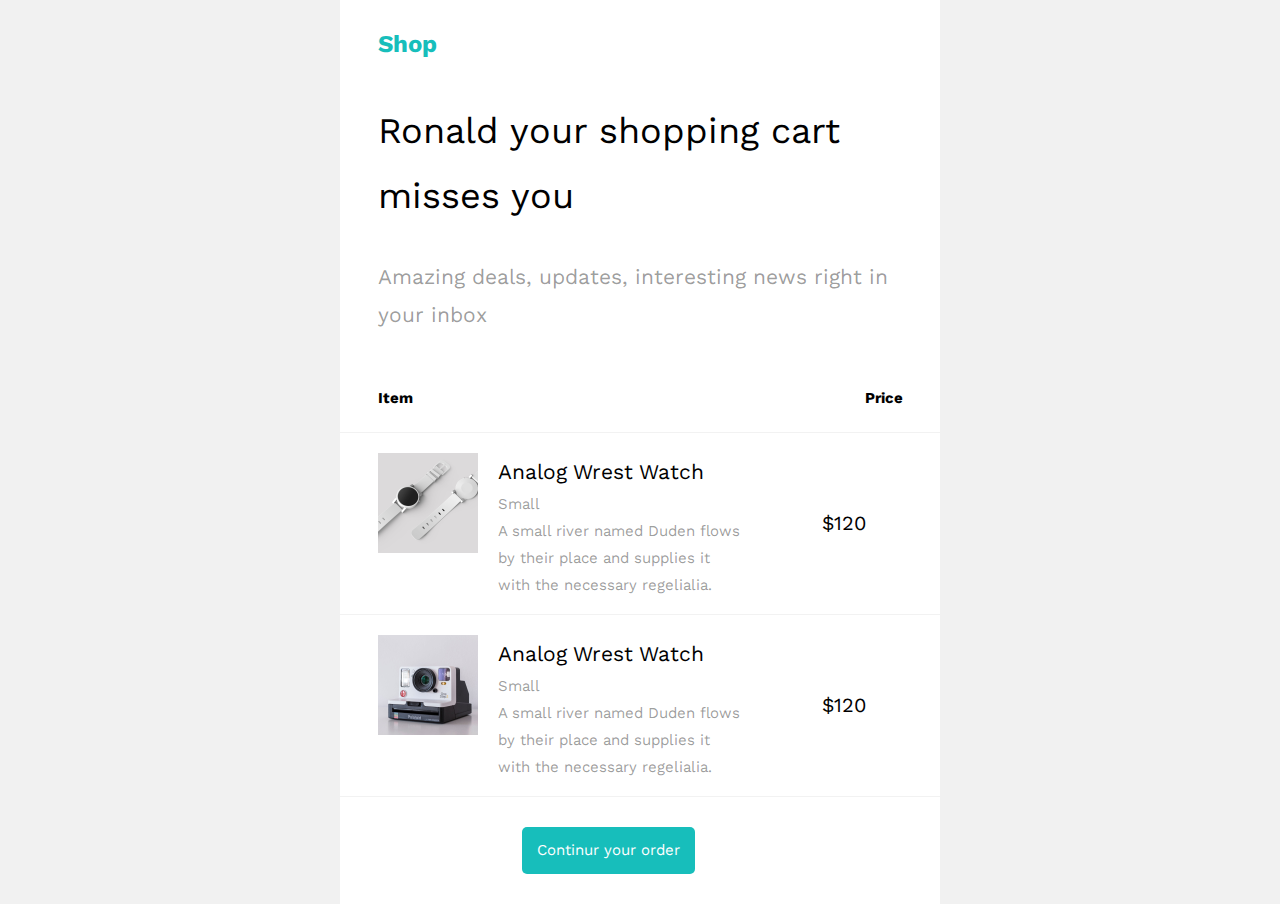
<file: lw1/index.html>
<!DOCTYPE html>
<html lang="en" xmlns="http://www.w3.org/1999/xhtml" xmlns:v="urn:schemas-microsoft-com:vml" xmlns:o="urn:schemas-microsoft-com:office:office">
<head>
  <meta charset="utf-8"> <!-- utf-8 works for most cases -->
  <meta name="viewport" content="width=device-width"> <!-- Forcing initial-scale shouldn't be necessary -->
  <meta http-equiv="X-UA-Compatible" content="IE=edge"> <!-- Use the latest (edge) version of IE rendering engine -->
  <metaname="x-apple-disable-message-reformatting">
  <title></title> <!-- The title tag shows in email notifications, like Android 4.4. -->
  <link href="https://fonts.googleapis.com/css?family=Work+Sans:200,300,400,500,600,700" rel="stylesheet">
  <link href="style.css" rel="stylesheet">
</head>
<body>
  <center>
    <div class="ico-div">
      &zwnj;&nbsp;&zwnj;&nbsp;&zwnj;&nbsp;&zwnj;&nbsp;&zwnj;&nbsp;&zwnj;&nbsp;&zwnj;&nbsp;&zwnj;&nbsp;&zwnj;&nbsp;&zwnj;&nbsp;&zwnj;&nbsp;&zwnj;&nbsp;&zwnj;&nbsp;&zwnj;&nbsp;&zwnj;&nbsp;&zwnj;&nbsp;&zwnj;&nbsp;&zwnj;&nbsp;
    </div>
    <div class="email-container">
      <table role="presentation" cellspacing="0" cellpadding="0">
        <tr>
          <td valign="top" class="bg-white first-bg">
            <table role="presentation" cellpadding="0" cellspacing="0">
              <tr>
                <td class="logo">
                  <h1><a href="#">Shop</a></h1>
                </td>
              </tr>
            </table>
          </td>
        </tr>
        <tr>
          <td valign="middle" class="bg-white second-bg ">
            <table role="presentation" cellpadding="0" cellspacing="0">
              <tr>
                <td class="td-price">
                  <div class="text">
                    <h2>Ronald your shopping cart misses you</h2>
                    <h3>Amazing deals, updates, interesting news right in your inbox</h3>
                  </div>
                </td>
              </tr>
            </table>
          </td>
        </tr>
        <tr>
          <table class="bg-white" role="presentation" cellpadding="0" cellspacing="0">
            <tr class="tr-product">
              <th class="left">Item</th>
              <th class="right">Price</th>
            </tr>
            <tr class="tr-product">
              <td valign="middle" class="td-product">
                <div class="product-entry">
                  <img src="images/prod-1.jpg" alt="">
                  <div class="text">
                    <h3>Analog Wrest Watch</h3>
                    <span>Small</span>
                    <p>A small river named Duden flows by their place and supplies it with the necessary regelialia.</p>
                  </div>
                </div>
              </td>
              <td valign="middle" class="td-price">
                <span class="price">$120</span>
              </td>
            </tr>
            <tr class="tr-product">
              <td class="td-product" valign="middle">
                <div class="product-entry">
                  <img src="images/prod-2.jpg" alt="">
                  <div class="text">
                    <h3>Analog Wrest Watch</h3>
                    <span>Small</span>
                    <p>A small river named Duden flows by their place and supplies it with the necessary regelialia.</p>
                  </div>
                </div>
              </td>
              <td valign="middle" class="td-price">
                <span class="price">$120</span>
              </td>
            </tr>
            <tr>
              <td valign="middle" class="last-td">
                <p><a href="#" class="btn btn-primary">Continur your order</a></p>
              </td>
            </tr>
          </table>
        </tr>
      </table>
    </div>
  </center>
</body>
</html>
</file>
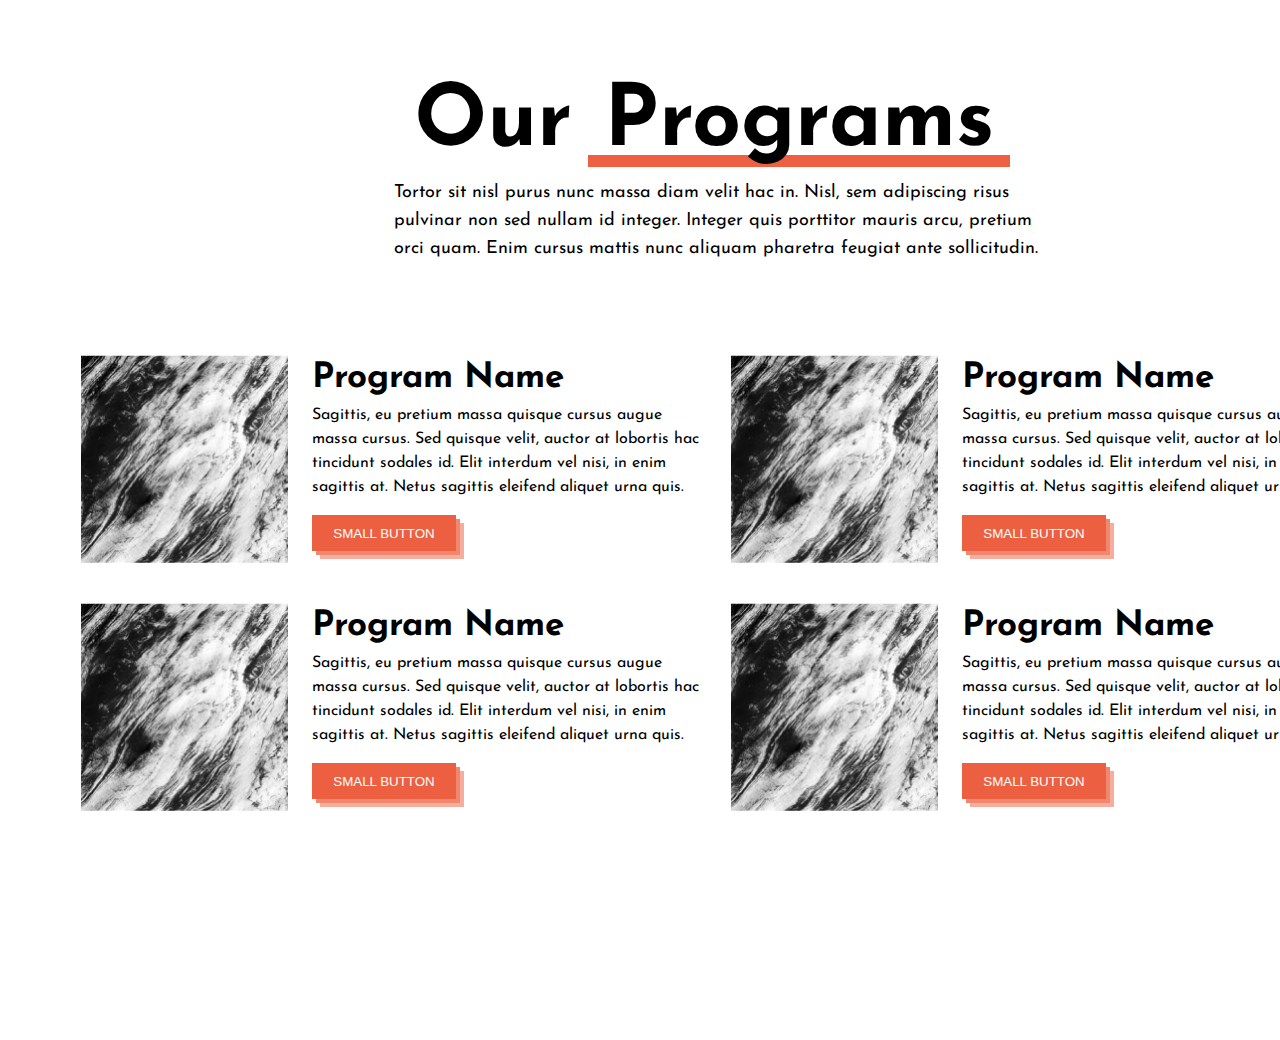
<file: lw2/task1/index.html>
<!DOCTYPE html>
<html lang="en">
  <head>
    <meta charset="UTF-8">
    <meta http-equiv="X-UA-Compatible" content="IE=edge">
    <meta name="viewport" content="width=device-width, initial-scale=1.0">
    <link rel="stylesheet" href="style.css">
    <link href="https://fonts.googleapis.com/css2?family=Josefin+Sans:wght@400;700&display=swap" rel="stylesheet">
  <title>Title</title>
</head>
<body>
  <div class="aboute">
    <h1 class="aboute-txt">
      <span>Our</span>
      <span class="underline underline-color">Programs</span>
    </h1>
    <div class="aboute-description">Tortor sit nisl purus nunc massa diam velit hac in. Nisl, sem adipiscing risus
    pulvinar non sed nullam id integer. Integer quis porttitor mauris arcu, pretium orci quam. Enim cursus
    mattis nunc aliquam pharetra feugiat ante sollicitudin.
   </div>
  </div>
  <div class="items">
    <div class="item">
      <img src="img/Image.png" class="item_img">
      <div class="item-text">
        <h2 class="item-tittle">Program Name</h2>
        <div class="item-description">Sagittis, eu pretium massa quisque cursus augue massa cursus. Sed quisque velit,
          auctor at lobortis hac tincidunt sodales id. Elit interdum vel nisi, in enim sagittis at.
          Netus sagittis eleifend aliquet urna quis.
        </div>
        <button class="button"><span>Small Button</span></button>
      </div>
    </div>
    <div class="item">
      <img src="img/Image.png" class="item_img">
      <div class="item-text">
        <h2 class="item-tittle">Program Name</h2>
        <div class="item-description">Sagittis, eu pretium massa quisque cursus augue massa cursus. Sed quisque velit,
          auctor at lobortis hac tincidunt sodales id. Elit interdum vel nisi, in enim sagittis at.
          Netus sagittis eleifend aliquet urna quis.
        </div>
        <button class="button"><span>Small Button</span></button>
      </div>
    </div>
    <div class="item">
      <img src="img/Image.png" class="item_img">
      <div class="item-text">
        <h2 class="item-tittle">Program Name</h2>
        <div class="item-description">Sagittis, eu pretium massa quisque cursus augue massa cursus. Sed quisque velit,
          auctor at lobortis hac tincidunt sodales id. Elit interdum vel nisi, in enim sagittis at.
          Netus sagittis eleifend aliquet urna quis.
        </div>
        <button class="button"><span>Small Button</span></button>
      </div>
    </div>
    <div class="item">
      <img src="img/Image.png" class="item_img">
      <div class="item-text">
        <h2 class="item-tittle">Program Name</h2>
        <div class="item-description">Sagittis, eu pretium massa quisque cursus augue massa cursus. Sed quisque velit,
          auctor at lobortis hac tincidunt sodales id. Elit interdum vel nisi, in enim sagittis at.
          Netus sagittis eleifend aliquet urna quis.
        </div>
        <button class="button"><span>Small Button</span></button>
      </div>
    </div>
  </div>
</body>
</html>
</file>
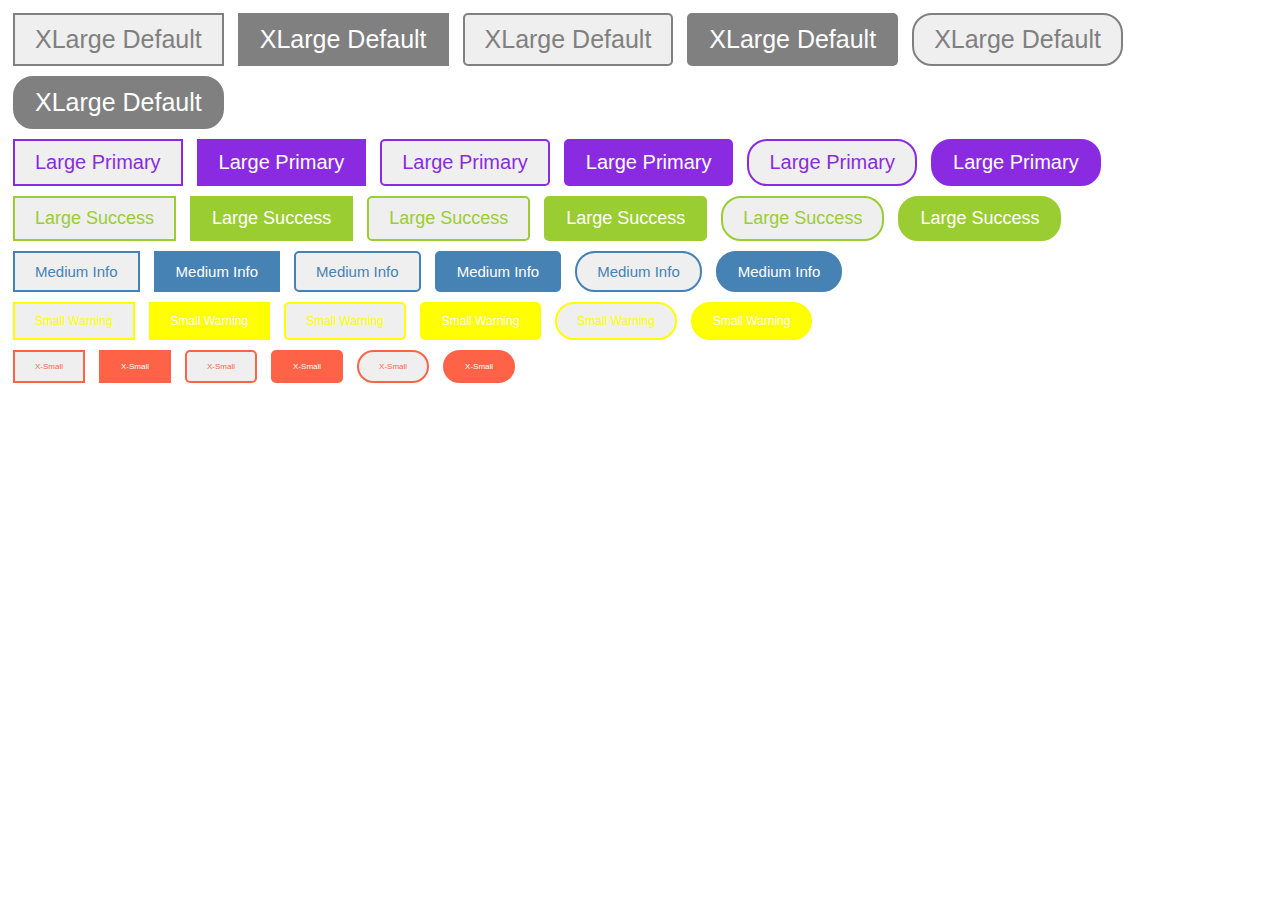
<file: lw2/task2/index.html>
<!DOCTYPE html>
<html lang="en">
<head>
  <meta charset="UTF-8">
  <meta http-equiv="X-UA-Compatible" content="IE=edge">
  <meta name="viewport" content="width=device-width, initial-scale=1.0">
  <link href="style.css" rel="stylesheet">
  <title>Title</title>
</head>
<body>
 <div class="large">
   <button class="button button-large">XLarge Default</button>
   <button class="button button-large button-filled ">XLarge Default</button>
   <button class="button button-large button-rounded">XLarge Default</button>
   <button class="button button-large button-filled button-rounded">XLarge Default</button>
   <button class="button button-large button-oval">XLarge Default</button>
   <button class="button button-large button-filled button-oval">XLarge Default</button>
 </div>
 <div class="primary">
   <button class="button button-primary">Large Primary</button>
   <button class="button button-primary button-filled ">Large Primary</button>
   <button class="button button-primary button-rounded">Large Primary</button>
   <button class="button button-primary button-filled button-rounded">Large Primary</button>
   <button class="button button-primary button-oval">Large Primary</button>
   <button class="button button-primary button-filled button-oval">Large Primary</button>
 </div>
 <div class="success">
   <button class="button button-success">Large Success</button>
   <button class="button button-success button-filled ">Large Success</button>
   <button class="button button-success button-rounded">Large Success</button>
   <button class="button button-success button-filled button-rounded">Large Success</button>
   <button class="button button-success button-oval">Large Success</button>
   <button class="button button-success button-filled button-oval">Large Success</button>
 </div>
 <div class="medium">
   <button class="button button-medium">Medium Info</button>
   <button class="button button-medium button-filled ">Medium Info</button>
   <button class="button button-medium button-rounded">Medium Info</button>
   <button class="button button-medium button-filled button-rounded">Medium Info</button>
   <button class="button button-medium button-oval">Medium Info</button>
   <button class="button button-medium button-filled button-oval">Medium Info</button>
 </div>
 <div class="warning">
   <button class="button button-warning">Small Warning</button>
   <button class="button button-warning button-filled ">Small Warning</button>
   <button class="button button-warning button-rounded">Small Warning</button>
   <button class="button button-warning button-filled button-rounded">Small Warning</button>
   <button class="button button-warning button-oval">Small Warning</button>
   <button class="button button-warning button-filled button-oval">Small Warning</button>
 </div>
 <div class="red">
   <button class="button button-red">X-Small</button>
   <button class="button button-red button-filled ">X-Small</button>
   <button class="button button-red button-rounded">X-Small</button>
   <button class="button button-red button-filled button-rounded">X-Small</button>
   <button class="button button-red button-oval">X-Small</button>
   <button class="button button-red button-filled button-oval">X-Small</button>
 </div>
</body>
</html>
</file>
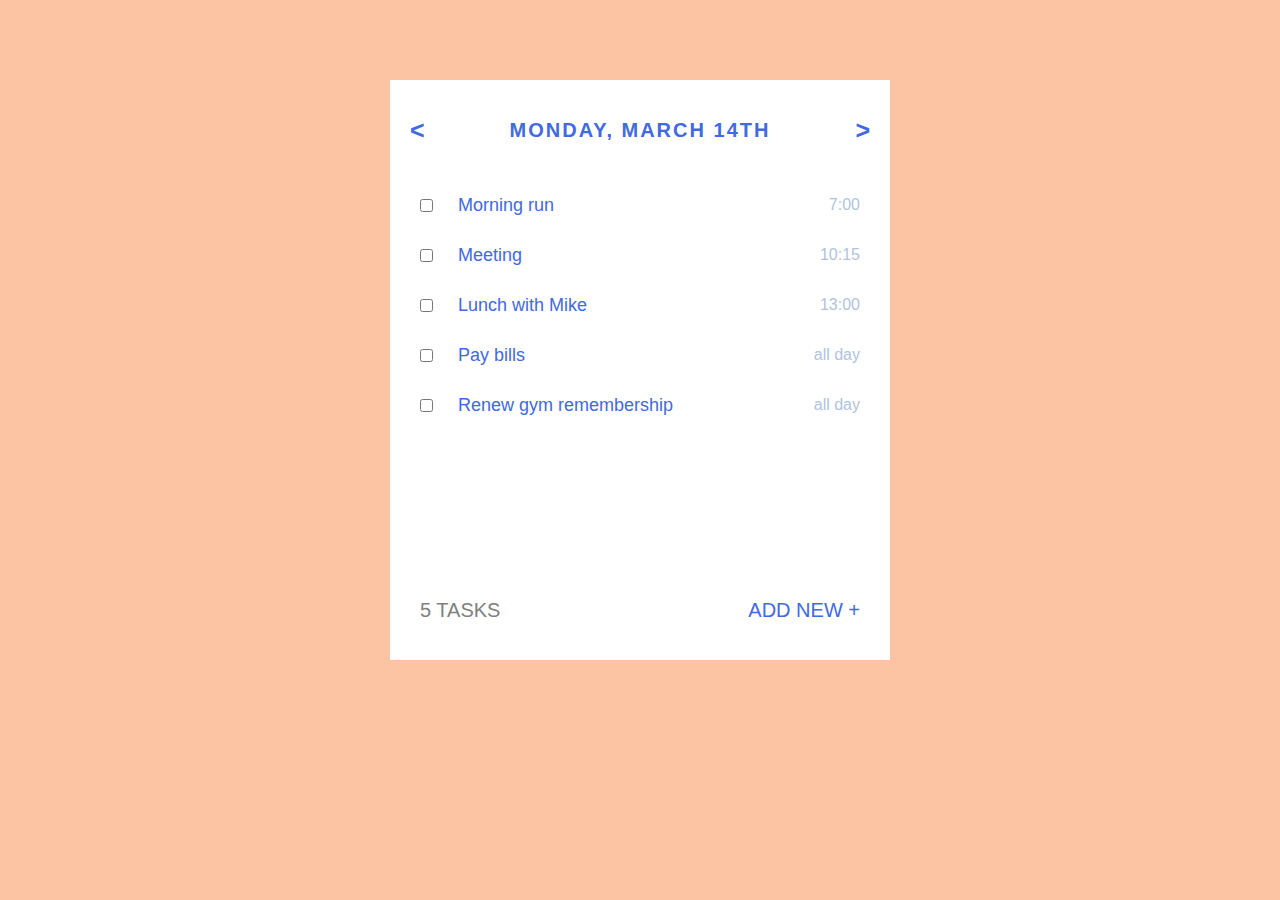
<file: lw4/task2/index.html>
<!DOCTYPE html>
<html lang="en">
<head>
  <meta charset="UTF-8">
  <meta name="viewport" content="width=device-width, initial-scale=1.0">
  <meta http-equiv="X-UA-Compatible" content="ie=edge">
  <link rel="stylesheet" href="style.css">
  <title>Document</title>
</head>
<body>
  <div class="container">
    <div class="header">
      <div class="header--arrow next"><</div>
      <div class="header__date">
        <span class="header__day">Monday,</span>
        <span class="header__month">March 14th</span>
      </div>
      <div class="header--arrow previous">></div>
    </div>
    <div class="todo-list">
      <div class="todo-list-task">
        <input type="checkbox" name="" class="checkbox">
        <p class="todo-list-task__text">Morning run</p>
        <p class="todo-list-task__time">7:00</p>
      </div>
      <div class="todo-list-task">
        <input type="checkbox" name="" class="checkbox">
        <p class="todo-list-task__text">Meeting</p>
        <p class="todo-list-task__time">10:15</p>
      </div>
      <div class="todo-list-task">
        <input type="checkbox" name="" class="checkbox">
        <p class="todo-list-task__text">Lunch with Mike</p>
        <p class="todo-list-task__time">13:00</p>
      </div>
      <div class="todo-list-task">
        <input type="checkbox" name="" class="checkbox">
        <p class="todo-list-task__text">Pay bills</p>
        <p class="todo-list-task__time">all day</p>
      </div>
      <div class="todo-list-task">
        <input type="checkbox" name="" class="checkbox">
        <p class="todo-list-task__text">Renew gym remembership</p>
        <span class="todo-list-task__time">all day</span>
      </div>
    </div>

    <div class="footer">
      <p class="footer_tasks">5 tasks</p>
      <div class="footer_add">add new +</div>
    </div>

  </div>
</body>
</html>
</file>
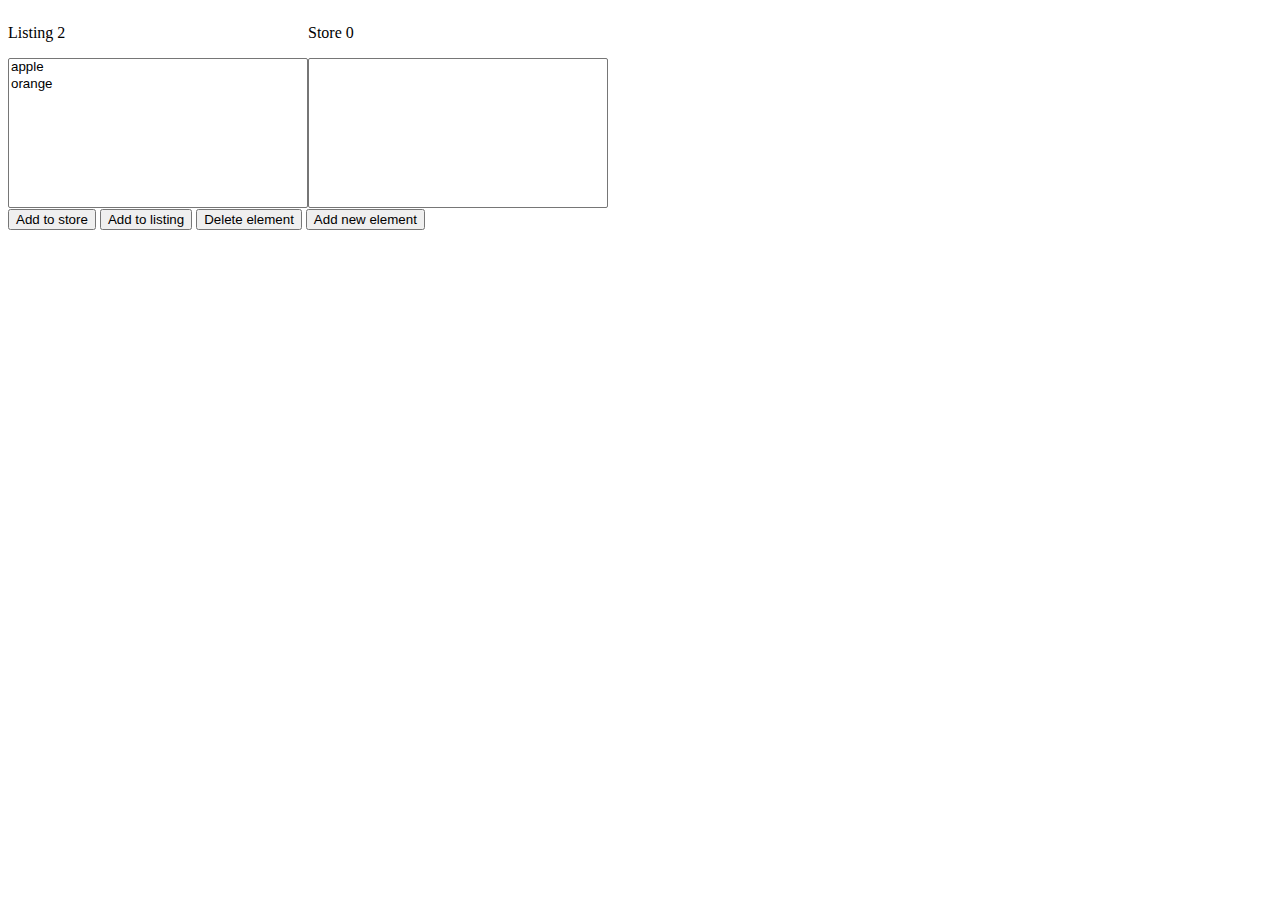
<file: lw5/task1/index.html>
<!DOCTYPE html>
<html lang="en">
<head>
  <meta charset="UTF-8">
  <meta http-equiv="X-UA-Compatible" content="IE=edge">
  <meta name="viewport" content="width=device-width, initial-scale=1.0">
  <link rel="stylesheet" href="listing-store.css">
  <title>Document</title>
</head>
<body>
  <div class="app">
    <div class="listing-block">
      <p class="listing-title">Listing </p>
      <select size="10" class="listing-select">
      </select>
    </div>

    <div class="store-block">
      <p class="store-title">Store </p>
      <select size="10" class="store-select">
      </select>
    </div>
  </div>

  <button id="add-button-store">
    Add to store
  </button>
  <button id="add-button-listing">
    Add to listing
  </button>
  <button id="delete-button">
    Delete element
  </button>
  <button id="add-button-new-element">
    Add new element
  </button>
  <script src="listing-store.js"></script>
</body>

</html>
</file>
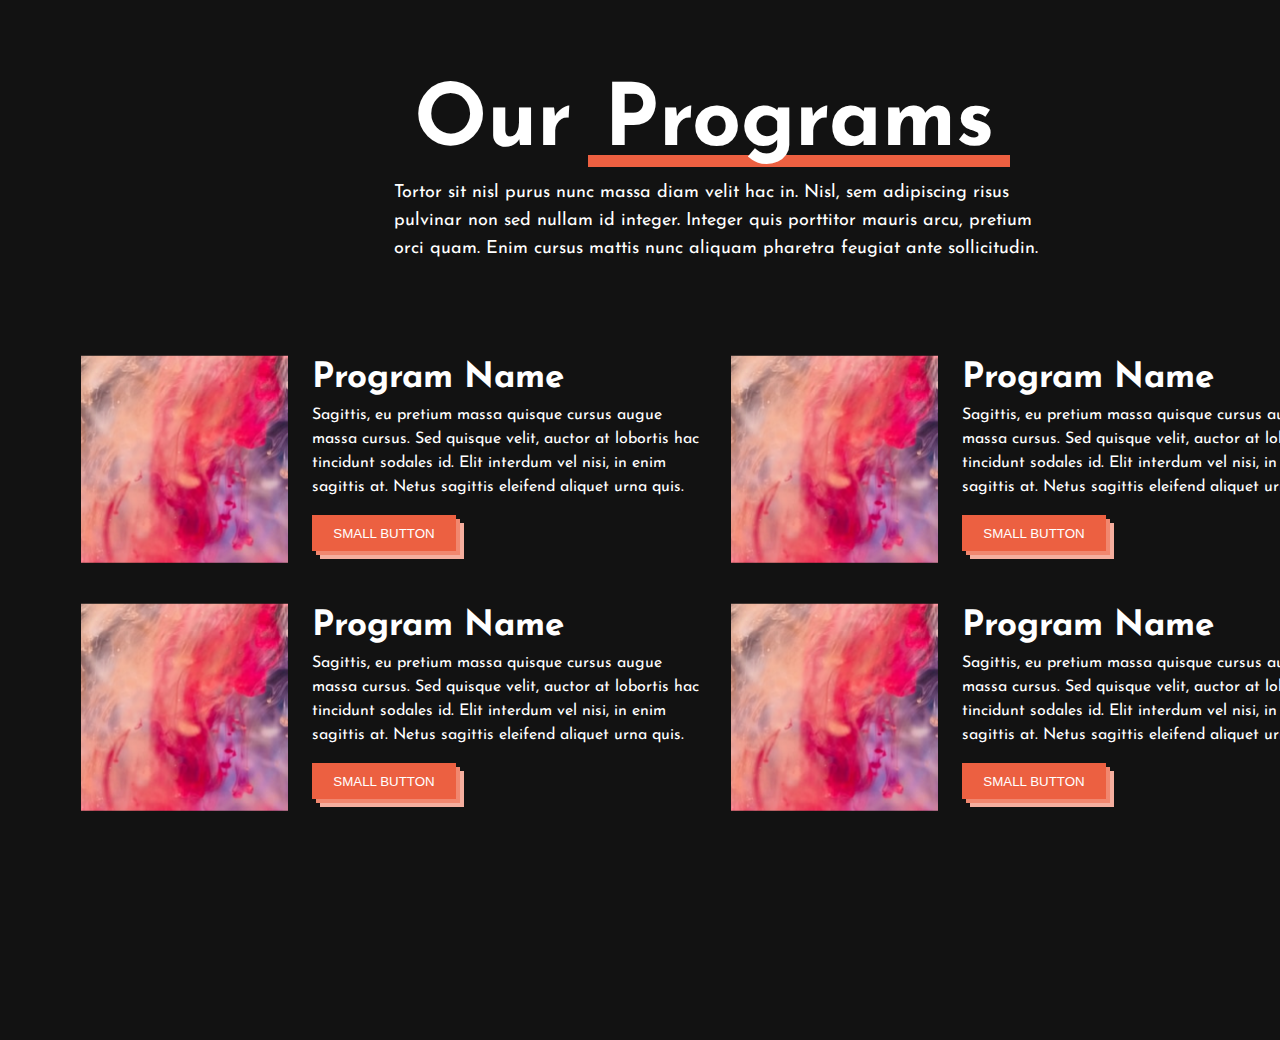
<file: lw2/task1/index-dark.html>
<!DOCTYPE html>
<html lang="en">
  <head>
    <meta charset="UTF-8">
    <meta http-equiv="X-UA-Compatible" content="IE=edge">
    <meta name="viewport" content="width=device-width, initial-scale=1.0">
    <link rel="stylesheet" href="style.css">
    <link href="https://fonts.googleapis.com/css2?family=Josefin+Sans:wght@400;700&display=swap" rel="stylesheet">
  <title>Title</title>
</head>
<body class="dark">
  <div class="aboute">
    <h1 class="aboute-txt">
      <span>Our</span>
      <span class="underline underline-color">Programs</span>
    </h1>
    <div class="aboute-description">Tortor sit nisl purus nunc massa diam velit hac in. Nisl, sem adipiscing risus
    pulvinar non sed nullam id integer. Integer quis porttitor mauris arcu, pretium orci quam. Enim cursus
    mattis nunc aliquam pharetra feugiat ante sollicitudin.
   </div>
  </div>
  <div class="items">
    <div class="item">
      <img src="img/Image-dark.png" class="item_img">
      <div class="item-text">
        <h2 class="item-tittle">Program Name</h2>
        <div class="item-description">Sagittis, eu pretium massa quisque cursus augue massa cursus. Sed quisque velit,
          auctor at lobortis hac tincidunt sodales id. Elit interdum vel nisi, in enim sagittis at.
          Netus sagittis eleifend aliquet urna quis.
        </div>
        <button class="button"><span>Small Button</span></button>
      </div>
    </div>
    <div class="item">
      <img src="img/Image-dark.png" class="item_img">
      <div class="item-text">
        <h2 class="item-tittle">Program Name</h2>
        <div class="item-description">Sagittis, eu pretium massa quisque cursus augue massa cursus. Sed quisque velit,
          auctor at lobortis hac tincidunt sodales id. Elit interdum vel nisi, in enim sagittis at.
          Netus sagittis eleifend aliquet urna quis.
        </div>
        <button class="button"><span>Small Button</span></button>
      </div>
    </div>
    <div class="item">
      <img src="img/Image-dark.png" class="item_img">
      <div class="item-text">
        <h2 class="item-tittle">Program Name</h2>
        <div class="item-description">Sagittis, eu pretium massa quisque cursus augue massa cursus. Sed quisque velit,
          auctor at lobortis hac tincidunt sodales id. Elit interdum vel nisi, in enim sagittis at.
          Netus sagittis eleifend aliquet urna quis.
        </div>
        <button class="button"><span>Small Button</span></button>
      </div>
    </div>
    <div class="item">
      <img src="img/Image-dark.png" class="item_img">
      <div class="item-text">
        <h2 class="item-tittle">Program Name</h2>
        <div class="item-description">Sagittis, eu pretium massa quisque cursus augue massa cursus. Sed quisque velit,
          auctor at lobortis hac tincidunt sodales id. Elit interdum vel nisi, in enim sagittis at.
          Netus sagittis eleifend aliquet urna quis.
        </div>
        <button class="button"><span>Small Button</span></button>
      </div>
    </div>
  </div>
</body>
</html>
</file>
<file: lw1/style.css>
html,body {
  margin: 0 auto !important;
  padding: 0 !important;
  height: 100% !important;
  width: 100% !important;
  background: #f1f1f1;
}

/* What it does: Stops email clients resizing small text. */
* {
  -ms-text-size-adjust: 100%;
  -webkit-text-size-adjust: 100%;
}

/* What it does: Centers email on Android 4.4 */
div[style*="margin: 16px 0"] {
  margin: 0 !important;
}

/* What it does: Stops Outlook from adding extra spacing to tables. */
table,td {
  mso-table-lspace: 0pt !important;
  mso-table-rspace: 0pt !important;
}

/* What it does: Fixes webkit padding issue. */
table {
  border-spacing: 0 !important;
  border-collapse: collapse !important;
  table-layout: fixed !important;
  align:center;
  width:100%;
  margin: auto;
  border: 0;
}

/* What it does: Uses a better rendering method when resizing images in IE. */
img {
  -ms-interpolation-mode: bicubic;
  width: 100px;
  max-width: 600px;
  height: auto;
  margin-bottom:
  20px; display: block;
}

/* What it does: Prevents Windows 10 Mail from underlining links despite inline CSS. Styles for underlined links should be inline. */
a {
  text-decoration: none;
}
.ico-div{
  display: none;
  font-size: 1px;max-height: 0px; max-width: 0px;
  opacity: 0; overflow: hidden;
  mso-hide: all;
  font-family: sans-serif;
}

/* What it does: A work-around for email clients meddling in triggered links. */
*[x-apple-data-detectors],
/* iOS */
.unstyle-auto-detected-links *, .aBn {
  border-bottom: 0 !important;
  cursor: default !important;
  color: inherit !important;
  text-decoration: none !important;
  font-size: inherit !important;
  font-family: inherit !important;
  font-weight: inherit !important;
  line-height: inherit !important;
}

/* What it does: Prevents Gmail from displaying a download button on large, non-linked images. */
.a6S {
  display: none !important;
  opacity: 0.01 !important;
}

/* What it does: Prevents Gmail from changing the text color in conversation threads. */
.im {
  color: inherit !important;
}

/* If the above doesn't work, add a .g-img class to any image in question. */
img.g-img + div {
  display: none !important;
}

/* What it does: Removes right gutter in Gmail iOS app: https://github.com/TedGoas/Cerberus/issues/89  */
/* Create one of these media queries for each additional viewport size you'd like to fix */

/* iPhone 4, 4S, 5, 5S, 5C, and 5SE */
@media only screen and (min-device-width: 320px) and (max-device-width: 374px) {
  u ~ div .email-container {
    min-width: 320px !important;
  }
}

/* iPhone 6, 6S, 7, 8, and X */
@media only screen and (min-device-width: 375px) and (max-device-width: 413px) {
  u ~ div .email-container {
    min-width: 375px !important;
  }
}

/* iPhone 6+, 7+, and 8+ */
@media only screen and (min-device-width: 414px) {
  u ~ div .email-container {
    min-width: 414px !important;
  }
}

*/ .primary {
  background: #17bebb;
}

.bg-white {
  background: #ffffff;
}
.first-bg{
  padding: 1em 2.5em 0 2.5em;
}
.second-bg{
  padding: 2em 0 2em 0;
}
.bg-white .left{
  text-align:left;
  padding: 0 2.5em;
  color: #000;
  padding-bottom: 20px;
  width:80%;
}

.bg-white .right{
  text-align:right;
  padding: 0 2.5em;
  color: #000;
  padding-bottom: 20px;
  width:20%;
}

.bg-light {
  background: #f7fafa;
}

.bg-black {
  background: #000000;
}

.bg-dark {
  background: rgba(0, 0, 0, 0.8);
}

.email-section {
  padding: 2.5em;
}

  /*BUTTON*/
.btn {
  padding: 10px 15px;
  display: inline-block;
}

.btn.btn-primary {
  border-radius: 5px;
  background: #17bebb;
  color: #ffffff;
  margin-left: 25%;
}

.btn.btn-white {
  border-radius: 5px;
  background: #ffffff;
  color: #000000;
}

.btn.btn-white-outline {
  border-radius: 5px;
  background: transparent;
  border: 1px solid #fff;
  color: #fff;
}

.btn.btn-black-outline {
  border-radius: 0px;
  background: transparent;
  border: 2px solid #000;
  color: #000;
  font-weight: 700;
}

.btn-custom {
  color: rgba(0, 0, 0, 0.3);
  text-decoration: underline;
}

h1,h2,h3,h4,h5,h6 {
  font-family: "Work Sans", sans-serif;
  color: #000000;
  margin-top: 0;
  font-weight: 400;
}
h2 {
  font-size: 2.4em;
  font-family:
}
h3 {
  color: rgba(0, 0, 0, 0.4);
  font-size: 1.4em;
  font-family:
}
.product-entry h3 {
  color: #000;
}
body {
  font-family: "Work Sans", sans-serif;
  font-weight: 400;
  font-size: 15px;
  line-height: 1.8;
  color: rgba(0, 0, 0, 0.4);
  width:100%;
  margin: 0;
  padding: 0 !important;
  mso-line-height-rule: exactly;
  background-color: #f1f1f1;
}
.email-container{
  max-width: 600px;
  margin: 0 auto;
}

a {
  color: #17bebb;
}

center{
  width: 100%;
  background-color: #f1f1f1;
}

/*LOGO*/
.logo{
  text-align: left;
}
.logo h1 {
  margin: 0;
}

.logo h1 a {
  color: #17bebb;
  font-size: 24px;
  font-weight: 700;
  font-family: "Work Sans", sans-serif;
}

/*HERO*/
.hero {
  position: relative;
  position: absolute;
  z-index: 0;
}

.hero .text {
  color: rgba(0, 0, 0, 0.3);
}

.hero .text h2 {
  color: #000;
  font-size: 34px;
  margin-bottom: 15px;
  font-weight: 300;
  line-height: 1.2;
}

.hero .text h3 {
  font-size: 24px;
  font-weight: 200;
  color: rgb(95, 94, 94);
}

.hero .text h2 span {
  font-weight: 600;
  color: #000;
}

/*PRODUCT*/
.product-entry {
  display: block;
  position: relative;
  float: left;
  padding-top: 20px;
}

.product-entry .text {
  width: calc(100% - 125px);
  padding-left: 20px;
}

.product-entry .text h3 {
  margin-bottom: 0;
  padding-bottom: 0;
}

.product-entry .text p {
  margin-top: 0;
}

.product-entry img, .product-entry .text {
  float: left;
}
.td-product{
  width:80%;
  text-align:left;
  padding: 0 2.5em;
}
.tr-product{
  border-bottom: 1px solid rgba(0,0,0,.05);
}

ul.social {
  padding: 0;
}

ul.social li {
  display: inline-block;
  margin-right: 10px;
}
.price{
  color: #000;
  font-size: 20px;
}
.td-price{
  text-align:left;
  padding: 0 2.5em;
  width: 20%;
}

.last-td{
  text-align: center;
  padding: 1em 2.5em;
}

/*FOOTER*/

.footer {
  border-top: 1px solid rgba(0, 0, 0, 0.05);
  color: rgba(0, 0, 0, 0.5);
}

.footer .heading {
  color: #000;
  font-size: 20px;
}

.footer ul {
  margin: 0;
  padding: 0;
}

.footer ul li {
  list-style: none;
  margin-bottom: 10px;
}

.footer ul li a {
  color: rgba(0, 0, 0, 1);
}
</file>
<file: lw2/task1/style.css>
body {
  font-family: "Josefin Sans";
  margin: 80px auto;
  width: 1440px;
  height: 880px;
}
.aboute {
  display: flex;
  flex-direction: column;
  align-items: center;
}
.aboute-txt {
  font-size: 86px;
  display: flex;
  padding: 0px 16px;
  margin: 0px 16px;
}
.underline {
  padding: 0px 16px;
  margin: 0px 16px;
  border-bottom: 12px solid currentColor;
}
.underline-color {
  border-bottom-color: #ED6041;
  left: 0;
  bottom: 0;
  height: 75px;
  width: 100%;

}
.aboute-description {
  font-size: 18px;
  line-height: 28px;
  width: 652px;
  margin: 12px 0px;
}
.items {
  width: 100%;
  margin: 80px;
  display: flex;
  flex-wrap: wrap;
}

.item_img {
  width: 208px;
  height: 208px;
}

.item {
  display: flex;
  margin: 0 30px 40px 0;
}

.item-text {
  margin-left: 24px;
  max-width: 388px;
}

.item-tittle {
  width: 388px;
  height: 40px;
  font-size: 35px;
  line-height: 40px;
  display: flex;
  align-items: center;
  margin: 4px 0px;
}

.item-description {
  font-size: 16px;
  line-height: 24px;
  margin-bottom: 16px;
}

.button {
  border: none;
  width: 144px;
  height: 36px;
  background: #EC6041;
  color: #ffffff;
  text-transform: uppercase;
  box-shadow: 4px 4px 0px #F1876F, 8px 8px 0px #F5AE9E;
}
.dark {
  background-color: #121212;
  color: #ffffff;
}
</file>
<file: lw2/task2/style.css>
.button {
  margin: 5px;
  border: solid 2px grey;
  padding: 10px 20px;
}
.button:hover {
  cursor: pointer;
}
.button.button-rounded {
  border-radius: 5px;
}
.button.button-oval {
  border-radius: 20px;
}
.button.button-large {
  font-size: 25px;
}
.button.button-primary {
  font-size: 20px;
}
.button.button-success {
  font-size: 18px;
}
.button.button-medium {
  font-size: 15px;
}
.button.button-warning {
  font-size: 12px;
}
.button.button-red {
  font-size: 8px;
}
.button.button-large {
  color: grey;
  border: solid 2px grey;
}
.button.button-primary {
  color: blueviolet;
  border: solid 2px blueviolet;
}
.button.button-success {
  color: yellowgreen;
  border: solid 2px yellowgreen;
}
.button.button-medium {
  color: steelblue;
  border: solid 2px steelblue;
}
.button.button-warning {
  color: yellow;
  border: solid 2px yellow;
}
.button.button-red {
  color: tomato;
  border: solid 2px tomato;
}
.button.button-large.button-filled {
  background-color: grey;
  color: white;
}
.button.button-primary.button-filled {
  background-color: blueviolet;
  color: white;
}
.button.button-success.button-filled {
  background-color: yellowgreen;
  color: white;
}
.button.button-medium.button-filled {
  background-color: steelblue;
  color: white;
}
.button.button-warning.button-filled {
  background-color: yellow;
  color: white;
}
.button.button-red.button-filled {
  background-color: tomato;
  color: white;
}
</file>
<file: lw4/task2/style.css>
* {
  margin: 0px;
  padding: 0px;
}
body {
  background-color: #FCC4A2;
  font-family: 'Arial';
}

.container {
  width: 500px;
  margin: 0 auto;
  padding: 80px 0;
}

.header {
  width: 500px;
  height: 100px;
  background-color: white;
  display: flex;
  justify-content: space-between;
  align-items: center;
  padding: 20px;

}

.header--arrow {
  font-size: 25px;
  font-weight: bold;
  cursor: pointer;
  color: #4169E1;
}

.header__date {
  color: #4169E1;
  font-weight: bold;
  font-size: 20px;
  text-transform: uppercase;
  letter-spacing: 2px;
}

.todo-list {
  width: 500px;
  background-color: white;
  height: 380px;
}

.todo-list-task {
  width: 100%;
  height: 50px;
  display: flex;
  justify-content: space-between;
  align-items: center;
  cursor: pointer;
  padding: 0px 30px;
}

.todo-list-task__text {
  flex-grow: 1;
  padding-left: 25px;
  color: #4169E1;
  font-size: 18px;
}

.todo-list-task__time {
  color: #B0C4DE;
}


.footer {
  width: 500px;
  height: 100px;
  display: flex;
  justify-content: space-between;
  align-items: center;
  background-color: white;
  padding: 0px 30px;
}

.footer_tasks {
  text-transform: uppercase;
  font-size: 20px;
  color: grey;
}

.footer_add {
  color: #4169E1;
  text-transform: uppercase;
  font-size: 20px;
  cursor: pointer;
}

*, *::after, *::before {
  box-sizing: border-box;
}
</file>
<file: lw5/task1/listing-store.css>
.app {
  display: flex;
  flex-direction: row;
}

.listing-block select, .store-block select {
  width: 300px;
  height: 150px;
}
</file>
